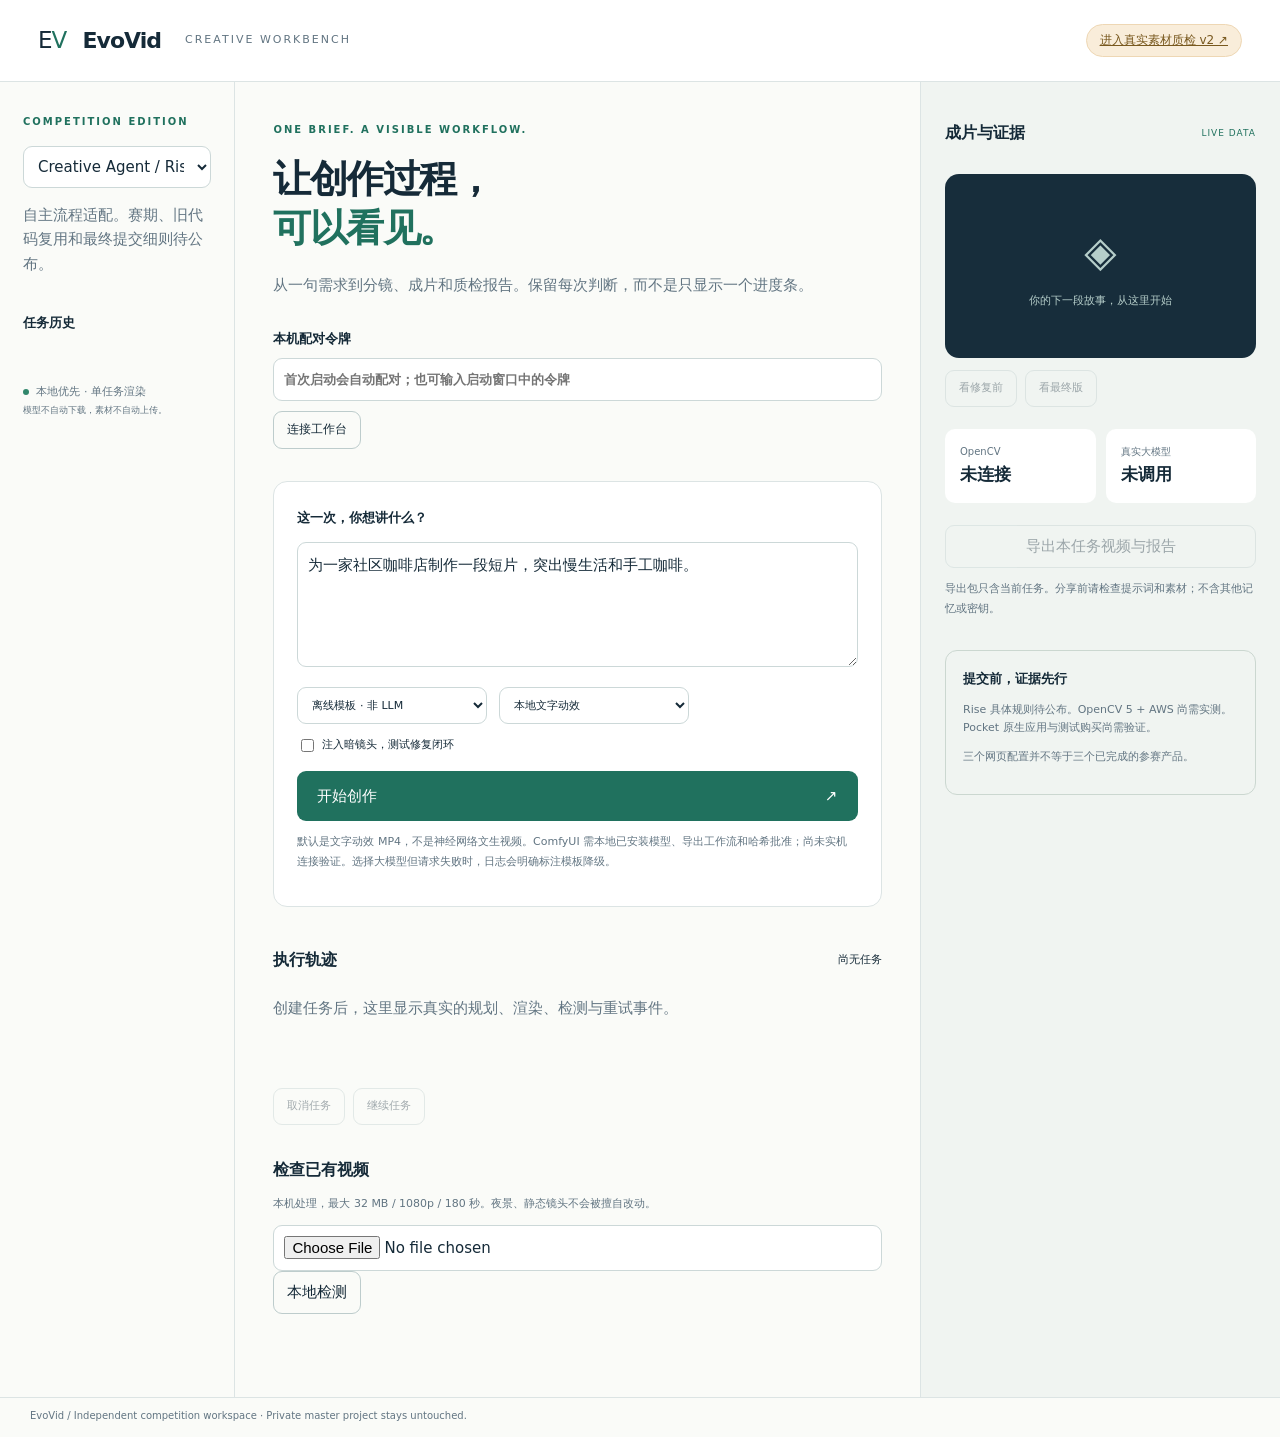
<file: desktop/static/index.html>
<!doctype html><html lang="zh-CN"><head><meta charset="utf-8"><meta name="viewport" content="width=device-width,initial-scale=1"><title>EvoVid · Competition Workbench</title><link rel="stylesheet" href="style.css"><script src="app.js" defer></script></head>
<body><header><a class="brand" href="/">E<span>V</span> <strong>EvoVid</strong></a><span class="subbrand">CREATIVE WORKBENCH</span><a href="review.html" class="badge">进入真实素材质检 v2 ↗</a></header>
<div class="workspace"><aside><div class="eyebrow">COMPETITION EDITION</div><select id="profile" aria-label="赛道"><option value="rise">Creative Agent / Rise</option><option value="opencv">Vision Director / OpenCV</option><option value="pocket">Pocket / RevenueCat</option></select><p id="profileNote" class="muted"></p><h3>任务历史</h3><div id="jobs"></div><div class="asideBottom"><span class="dot"></span> 本地优先 · 单任务渲染<br><small>模型不自动下载，素材不自动上传。</small></div></aside>
<main><div class="eyebrow">ONE BRIEF. A VISIBLE WORKFLOW.</div><h1>让创作过程，<br><em>可以看见。</em></h1><p class="lead">从一句需求到分镜、成片和质检报告。保留每次判断，而不是只显示一个进度条。</p>
<section class="connection" id="connectBox"><label>本机配对令牌<input type="password" id="token" autocomplete="off" placeholder="首次启动会自动配对；也可输入启动窗口中的令牌"></label><button id="connect">连接工作台</button><p id="connectionStatus" role="status"></p></section>
<section class="compose"><label for="prompt">这一次，你想讲什么？</label><textarea id="prompt" rows="3" maxlength="1000">为一家社区咖啡店制作一段短片，突出慢生活和手工咖啡。</textarea><div class="options"><select id="planner" aria-label="规划方式"><option value="template">离线模板 · 非 LLM</option><option value="llm">已配置的大模型 · 真实请求</option></select><select id="renderer" aria-label="渲染引擎"><option value="motion">本地文字动效</option><option value="comfy">已批准的 ComfyUI 工作流</option></select><label class="check"><input id="fault" type="checkbox">注入暗镜头，测试修复闭环</label></div><button id="create" class="primary">开始创作 <span>↗</span></button><p class="small">默认是文字动效 MP4，不是神经网络文生视频。ComfyUI 需本地已安装模型、导出工作流和哈希批准；尚未实机连接验证。选择大模型但请求失败时，日志会明确标注模板降级。</p></section>
<section><div class="sectionTitle"><h2>执行轨迹</h2><span id="jobState">尚无任务</span></div><div id="events" class="events"><p class="muted">创建任务后，这里显示真实的规划、渲染、检测与重试事件。</p></div><div class="actions"><button id="cancel" disabled>取消任务</button><button id="resume" disabled>继续任务</button></div></section>
<section class="audit"><h2>检查已有视频</h2><p class="small">本机处理，最大 32 MB / 1080p / 180 秒。夜景、静态镜头不会被擅自改动。</p><input id="upload" type="file" accept="video/mp4,video/x-msvideo,video/quicktime"><button id="audit">本地检测</button><pre id="auditResult"></pre></section>
</main><aside class="preview"><div class="sectionTitle"><h2>成片与证据</h2><span class="tag">LIVE DATA</span></div><div class="videoBox"><video id="video" controls playsinline aria-label="任务输出预览"></video><div id="emptyVideo">◈<p>你的下一段故事，从这里开始</p></div></div><div class="actions"><button id="before" disabled>看修复前</button><button id="after" disabled>看最终版</button></div><div id="metrics" class="metrics"><div><small>OpenCV</small><strong id="cvVersion">未连接</strong></div><div><small>真实大模型</small><strong id="llmUsed">未调用</strong></div></div><button id="download" disabled>导出本任务视频与报告</button><p class="small">导出包只含当前任务。分享前请检查提示词和素材；不含其他记忆或密钥。</p><div id="resultSummary"></div><div class="notice"><strong>提交前，证据先行</strong><p>Rise 具体规则待公布。OpenCV 5 + AWS 尚需实测。Pocket 原生应用与测试购买尚需验证。</p><p>三个网页配置并不等于三个已完成的参赛产品。</p></div><p id="error" role="alert"></p></aside></div><footer>EvoVid / Independent competition workspace · Private master project stays untouched.</footer></body></html>
</file>
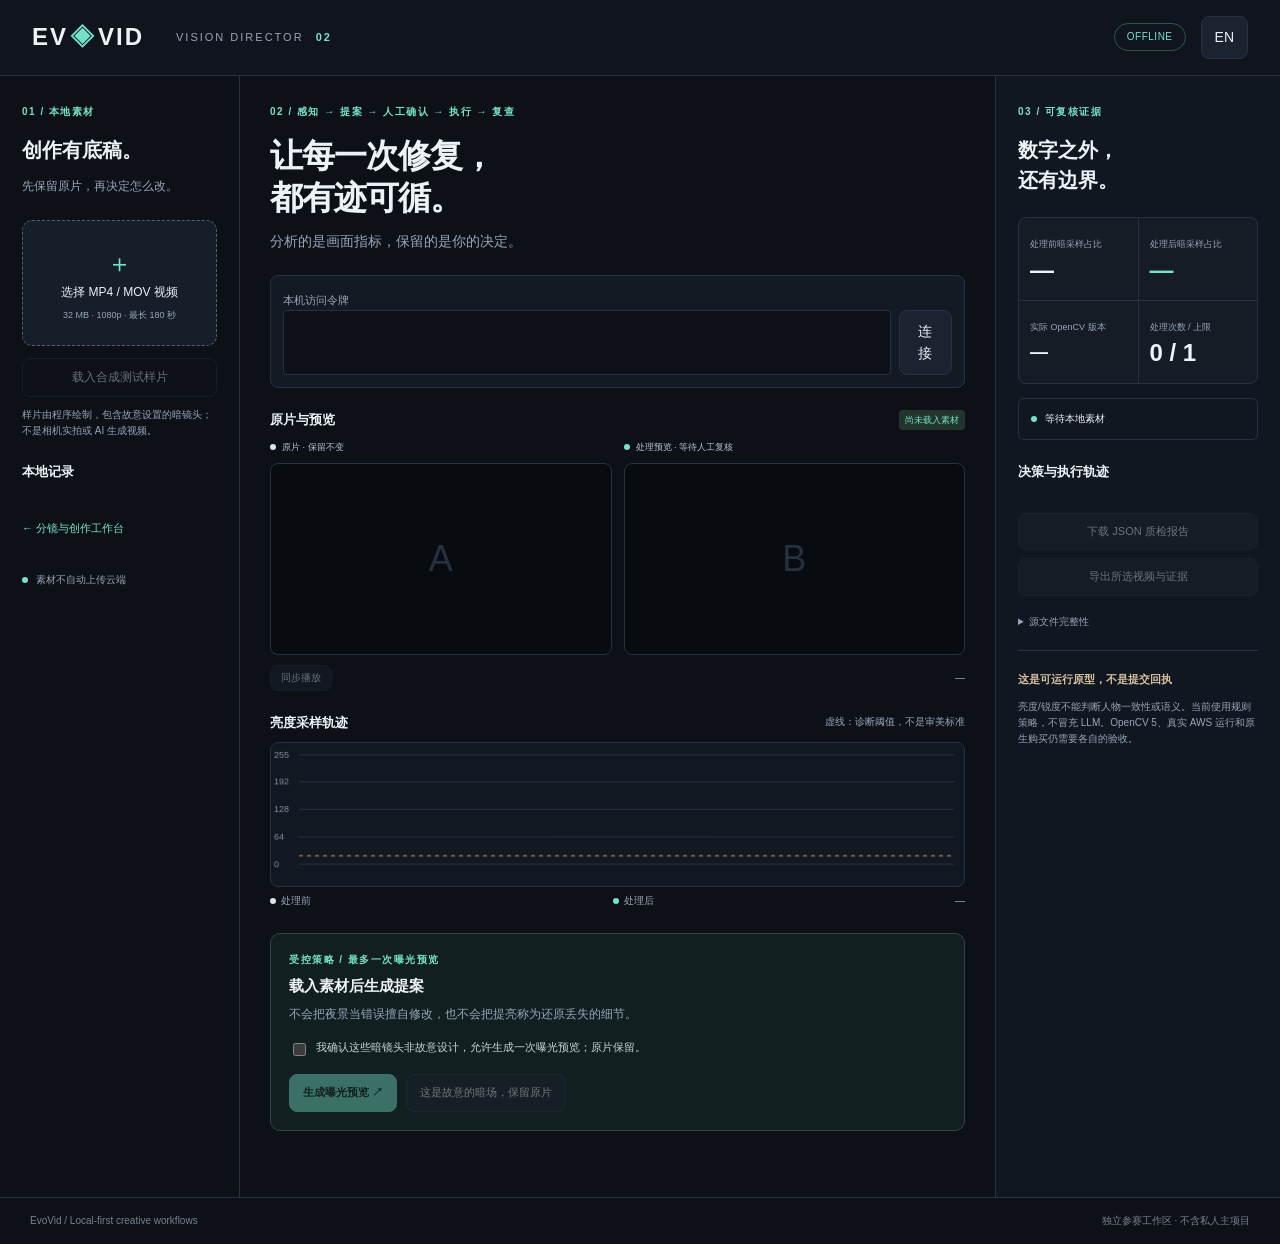
<file: desktop/static/review.html>
<!doctype html><html lang="zh-CN"><head><meta charset="utf-8"><meta name="viewport" content="width=device-width,initial-scale=1"><title>EvoVid · Vision Director</title><link rel="stylesheet" href="review.css"><script src="review.js" defer></script></head>
<body><header><a class="brand" href="/">EV<span>◈</span>VID</a><span class="edition">VISION DIRECTOR <b>02</b></span><div class="header-right"><span class="pill" id="runtime">OFFLINE</span><button id="language">EN</button></div></header>
<div class="shell"><aside class="library"><p class="eyebrow" data-t="libraryEyebrow">01 / 本地素材</p><h2 data-t="library">创作有底稿。</h2><p class="muted" data-t="libraryNote">先保留原片，再决定怎么改。</p>
<label class="upload" for="source"><strong>＋</strong><span data-t="upload">选择 MP4 / MOV 视频</span><small data-t="limits">32 MB · 1080p · 最长 180 秒</small></label><input id="source" type="file" accept="video/mp4,video/quicktime" hidden><button class="wide secondary" id="loadDemo" data-t="demo">载入合成测试样片</button><p class="micro" data-t="demoNote">样片由程序绘制，包含故意设置的暗镜头；不是相机实拍或 AI 生成视频。</p><h3 data-t="history">本地记录</h3><div id="reviews" class="reviews"></div><a href="/" class="text-link" data-t="storyboard">← 分镜与创作工作台</a><div class="privacy"><span class="dot"></span><span data-t="privacy">素材不自动上传云端</span></div></aside>
<main><p class="eyebrow" data-t="mainEyebrow">02 / 感知 → 提案 → 人工确认 → 执行 → 复查</p><h1 data-t="title">让每一次修复，<br>都有迹可循。</h1><p class="subtitle" data-t="subtitle">分析的是画面指标，保留的是你的决定。</p>
<section id="pairing" class="pairing"><label for="token" data-t="pairing">本机访问令牌</label><div><input type="password" id="token" autocomplete="off"><button id="connect" data-t="connect">连接</button></div><small id="connectionStatus"></small></section>
<div class="section-line"><h2 data-t="compare">原片与预览</h2><span id="sourceKind" class="label" data-t="noSource">尚未载入素材</span></div><div class="players"><figure><figcaption><i class="white-dot"></i><span data-t="original">原片 · 保留不变</span></figcaption><div class="video-frame"><video id="original" controls playsinline preload="metadata" muted></video><span class="video-empty">A</span></div></figure><figure><figcaption><i class="accent-dot"></i><span data-t="preview">处理预览 · 等待人工复核</span></figcaption><div class="video-frame"><video id="preview" controls playsinline preload="metadata" muted></video><span class="video-empty">B</span></div></figure></div><div class="transport"><button id="playBoth" disabled data-t="play">同步播放</button><span id="mediaInfo">—</span></div>
<div class="section-line"><h2 data-t="timeline">亮度采样轨迹</h2><span class="micro" data-t="timelineNote">虚线：诊断阈值，不是审美标准</span></div><canvas id="chart" width="760" height="160" aria-label="Video brightness sample timeline"></canvas><div class="legend"><span><i class="white-dot"></i><span data-t="before">处理前</span></span><span><i class="accent-dot"></i><span data-t="after">处理后</span></span><span id="sampleInfo">—</span></div>
<section class="decision"><p class="eyebrow" data-t="policyEyebrow">受控策略 / 最多一次曝光预览</p><h3 id="proposalTitle" data-t="proposalEmpty">载入素材后生成提案</h3><p id="proposalText" class="muted" data-t="proposalNote">不会把夜景当错误擅自修改，也不会把提亮称为还原丢失的细节。</p><label class="consent"><input type="checkbox" id="approval"><span data-t="approval">我确认这些暗镜头非故意设计，允许生成一次曝光预览；原片保留。</span></label><div class="decision-buttons"><button id="apply" class="primary" disabled data-t="apply">生成曝光预览 ↗</button><button id="preserve" disabled data-t="preserve">这是故意的暗场，保留原片</button></div></section><p id="message" class="message" role="status"></p></main>
<aside class="evidence"><p class="eyebrow" data-t="evidenceEyebrow">03 / 可复核证据</p><h2 data-t="evidence">数字之外，<br>还有边界。</h2><div class="metrics"><div><small data-t="darkBefore">处理前暗采样占比</small><strong id="darkBefore">—</strong></div><div><small data-t="darkAfter">处理后暗采样占比</small><strong id="darkAfter">—</strong></div><div><small data-t="version">实际 OpenCV 版本</small><strong id="version">—</strong></div><div><small data-t="retries">处理次数 / 上限</small><strong id="retries">0 / 1</strong></div></div><div class="status-card"><span class="dot"></span><span id="state" data-t="awaiting">等待本地素材</span></div><h3 data-t="trace">决策与执行轨迹</h3><div id="trace" class="trace"></div><div class="downloads"><button id="report" disabled data-t="report">下载 JSON 质检报告</button><button id="bundle" disabled data-t="bundle">导出所选视频与证据</button></div><details><summary data-t="integrity">源文件完整性</summary><code id="hash">—</code></details><div class="boundary"><strong data-t="boundaryTitle">这是可运行原型，不是提交回执</strong><p data-t="boundary">亮度/锐度不能判断人物一致性或语义。当前使用规则策略，不冒充 LLM。OpenCV 5、真实 AWS 运行和原生购买仍需要各自的验收。</p></div></aside></div><footer><span>EvoVid / Local-first creative workflows</span><span data-t="footer">独立参赛工作区 · 不含私人主项目</span></footer></body></html>
</file>
<file: desktop/static/style.css>
:root{--ink:#152a38;--muted:#627582;--line:#dce4e4;--paper:#fafbf8;--accent:#20715e;--tint:#e5f1e9}*{box-sizing:border-box}body{margin:0;background:var(--paper);color:var(--ink);font:15px/1.65 system-ui,-apple-system,"Segoe UI",sans-serif}header{height:82px;display:flex;align-items:center;gap:24px;padding:0 38px;border-bottom:1px solid var(--line);background:#fff}.brand{font-size:23px;text-decoration:none;color:var(--ink);letter-spacing:-1px}.brand>span{color:var(--accent)}.brand strong{margin-left:10px;font-size:22px}.subbrand{letter-spacing:2px;font-size:11px;color:var(--muted)}.badge{margin-left:auto;background:#f9edda;border:1px solid #eed7b4;border-radius:24px;padding:6px 13px;font-size:12px;color:#79591f}.workspace{display:grid;grid-template-columns:235px minmax(390px,1fr) 360px;min-height:calc(100vh - 122px)}aside{padding:32px 23px;border-right:1px solid var(--line);position:relative}aside.preview{border-right:0;border-left:1px solid var(--line);padding:30px 24px;background:#f0f4f1}main{padding:40px clamp(24px,3vw,58px);max-width:1000px}.eyebrow{font-size:10px;font-weight:700;letter-spacing:2px;color:var(--accent);margin-bottom:15px}h1{font-size:clamp(32px,3vw,46px);line-height:1.3;margin:15px 0 20px;letter-spacing:-1.5px}h1 em{font-style:normal;color:var(--accent)}h2{font-size:16px;margin:8px 0}h3{font-size:13px;margin-top:35px}.lead{color:var(--muted);max-width:540px;margin-bottom:30px}.muted,.small{color:var(--muted)}.small{font-size:11px;line-height:1.8}input,select,textarea,button{font:inherit;max-width:100%;border-radius:9px}input,textarea,select{border:1px solid #ccd8d8;background:#fff;color:var(--ink);padding:10px;width:100%}textarea{resize:vertical;line-height:1.7;margin-top:12px;min-height:125px}label{font-size:13px;font-weight:600}button{border:1px solid #bdcccc;background:transparent;padding:8px 13px;cursor:pointer;color:var(--ink)}button:hover{background:var(--tint)}button:disabled{opacity:.38;cursor:not-allowed}.primary{display:flex;justify-content:space-between;width:100%;background:var(--accent);color:white;border:0;padding:13px 20px;margin-top:16px}.primary:hover{background:#174f43}section{margin:22px 0 32px}.compose{padding:23px;border:1px solid var(--line);background:#fff;border-radius:14px}.options{display:flex;flex-wrap:wrap;align-items:center;gap:12px;margin-top:12px}.options select{width:190px;font-size:11px}.check{font-size:11px;font-weight:400;display:flex;align-items:center;gap:5px}.check input{width:auto}.sectionTitle{display:flex;align-items:center;justify-content:space-between;font-size:11px}.events{min-height:80px;margin:12px 0}.event{padding:10px 0 10px 19px;border-left:2px solid #b1c9bd;position:relative}.event:before{content:"";position:absolute;left:-5px;top:18px;width:8px;height:8px;background:#31876c;border-radius:50%}.event strong{font-size:12px}.event small{display:block;word-break:break-word;color:var(--muted);font-size:10px}.actions{display:flex;gap:8px;flex-wrap:wrap}.actions button{font-size:11px}.videoBox{border-radius:14px;background:#172d3b;min-height:184px;position:relative;display:flex;align-items:center;justify-content:center;margin:20px 0 12px;overflow:hidden}video{width:100%;display:none}#emptyVideo{color:#b6ceca;text-align:center;font-size:42px}#emptyVideo p{font-size:11px;margin:6px}.metrics{display:grid;grid-template-columns:1fr 1fr;gap:10px;margin:22px 0}.metrics>div{background:#fff;padding:15px;border-radius:10px}.metrics strong,.metrics small{display:block}.metrics strong{font-size:17px}.metrics small{font-size:10px;color:var(--muted)}#download{width:100%}.notice{margin-top:32px;padding:17px;border:1px solid #cbd7d0;border-radius:12px;font-size:11px}.notice strong{font-size:13px}.notice p{color:var(--muted)}.tag{font-size:9px;letter-spacing:1px;color:var(--accent)}.job{width:100%;text-align:left;border:0;border-bottom:1px solid var(--line);border-radius:0;padding:12px 0;font-size:12px}.job small{display:block;font-size:10px;color:var(--muted)}.job.active{color:var(--accent);font-weight:700}.asideBottom{margin-top:50px;font-size:11px;color:var(--muted)}.asideBottom small{font-size:9px}.dot{display:inline-block;background:#31876c;width:6px;height:6px;border-radius:50%;margin-right:4px}.connection{font-size:12px}.connection button{margin-top:10px}.connection input{margin-top:8px}.connection.connected label,.connection.connected button{display:none}#connectionStatus{color:var(--accent);font-size:11px}pre{white-space:pre-wrap;font-size:11px;max-height:280px;overflow:auto}#error{color:#a42929;font-size:12px}footer{height:40px;border-top:1px solid var(--line);font-size:10px;color:var(--muted);padding:10px 30px}#resultSummary{font-size:11px;color:var(--muted)}@media(max-width:1120px){.workspace{grid-template-columns:195px minmax(360px,1fr)}aside.preview{grid-column:2;border-top:1px solid var(--line);border-left:0}.subbrand{display:none}}@media(max-width:700px){header{padding:0 18px;height:68px;gap:10px}.badge{font-size:9px}.brand strong{font-size:18px}.workspace{display:block}aside{border-right:0;border-bottom:1px solid var(--line);padding:20px}aside h3,.asideBottom{display:none}#jobs{display:flex;overflow:auto;gap:12px}.job{min-width:160px;width:160px}.eyebrow{margin-bottom:8px}main{padding:25px 20px}h1{font-size:34px}.preview{padding:24px!important}.videoBox{min-height:190px}.compose{padding:18px}.options{display:block}.options select{width:100%;margin-bottom:10px}footer{height:auto;font-size:9px}}
</file>
<file: desktop/static/review.css>
:root{color-scheme:dark;--bg:#0d1117;--panel:#141a23;--line:#283141;--ink:#edf2f7;--muted:#96a6b8;--accent:#75e1c8}*{box-sizing:border-box}body{margin:0;font:14px/1.6 -apple-system,BlinkMacSystemFont,"Segoe UI","Microsoft YaHei",sans-serif;background:var(--bg);color:var(--ink)}button,input{font:inherit}button,a,label.upload{ -webkit-tap-highlight-color:transparent}button{border:1px solid var(--line);border-radius:8px;background:#1b2330;color:var(--ink);padding:9px 13px;cursor:pointer}button:hover:not(:disabled){border-color:var(--accent)}button:disabled{opacity:.42;cursor:not-allowed}button:focus-visible,a:focus-visible,input:focus-visible{outline:2px solid var(--accent);outline-offset:3px}header{height:76px;display:flex;align-items:center;padding:0 32px;border-bottom:1px solid var(--line);gap:32px;background:#10151d}.brand{font-size:24px;letter-spacing:2px;font-weight:850;text-decoration:none;color:var(--ink)}.brand span{color:var(--accent);margin:0 2px}.edition{letter-spacing:2px;font-size:11px;color:var(--muted)}.edition b{color:var(--accent);padding-left:7px}.header-right{margin-left:auto;display:flex;align-items:center;gap:15px}.pill{font-size:10px;letter-spacing:.5px;border:1px solid #30554d;color:var(--accent);border-radius:20px;padding:5px 12px}.shell{display:grid;grid-template-columns:240px minmax(440px,1fr) 285px;max-width:1700px;margin:auto;min-height:calc(100vh - 128px)}aside{padding:28px 22px}.library{border-right:1px solid var(--line)}.evidence{border-left:1px solid var(--line);background:#111720}main{padding:28px 30px 30px;min-width:0}.eyebrow{font-size:10px;letter-spacing:1.5px;color:var(--accent);margin:0 0 15px;font-weight:650}h1{font-size:clamp(28px,2.6vw,40px);line-height:1.25;letter-spacing:-1px;margin:0 0 12px;font-weight:750}h2{font-size:20px;line-height:1.5;margin:0 0 8px}h3{font-size:13px;margin:22px 0 12px}.subtitle{font-size:14px;color:var(--muted);margin:0 0 22px}.muted,.micro{color:var(--muted)}.muted{font-size:12px}.micro{font-size:10px;line-height:1.65}.upload{display:flex;flex-direction:column;align-items:center;justify-content:center;border:1px dashed #4d6173;border-radius:10px;background:#151e29;padding:22px 6px;cursor:pointer;margin:24px 0 12px;text-align:center}.upload:hover{border-color:var(--accent)}.upload strong{color:var(--accent);font-size:25px;font-weight:400}.upload small{font-size:9px;color:var(--muted);margin-top:6px}.upload span{font-size:12px}.wide{width:100%}.secondary{background:none;font-size:12px}.reviews{display:flex;flex-direction:column;gap:8px;max-height:320px;overflow:auto}.review-item{text-align:left;font-size:11px}.review-item small{display:block;color:var(--muted);font-size:9px}.review-item.active{border-color:#528d7f;background:#162b2a}.text-link{font-size:11px;display:block;color:var(--accent);text-decoration:none;margin-top:25px}.privacy{display:flex;align-items:center;gap:8px;font-size:10px;color:var(--muted);margin-top:35px}.dot,.accent-dot,.white-dot{width:6px;height:6px;border-radius:50%;display:inline-block;flex-shrink:0;background:var(--accent)}.white-dot{background:#dce3ec}.pairing{background:var(--panel);border:1px solid var(--line);padding:12px;border-radius:8px;margin-bottom:20px}.pairing>div{display:flex;gap:8px}.pairing input{min-width:0;width:100%;border:1px solid var(--line);background:var(--bg);color:var(--ink);border-radius:4px}.pairing label{font-size:11px;color:var(--muted)}.pairing small{font-size:10px;color:var(--accent)}.pairing.connected{display:none}.section-line{display:flex;align-items:center;gap:10px;justify-content:space-between;margin:22px 0 10px}.section-line h2{font-size:13px;margin:0}.label{font-size:9px;background:#22352d;color:var(--accent);border-radius:4px;padding:3px 6px}.players{display:grid;grid-template-columns:1fr 1fr;gap:12px}figure{margin:0;min-width:0}figcaption{display:flex;gap:6px;align-items:center;font-size:9px;color:#b7c4d3;margin-bottom:8px}.video-frame{background:#080b10;border:1px solid var(--line);border-radius:8px;aspect-ratio:16/9;position:relative;overflow:hidden;display:flex;align-items:center;justify-content:center}video{width:100%;height:100%;position:relative;z-index:1;display:none}.video-empty{position:absolute;font-size:36px;color:#26313e}video.loaded{display:block}.transport{display:flex;align-items:center;justify-content:space-between;margin-top:10px;font-size:10px;color:var(--muted)}.transport button{font-size:10px;padding:4px 10px}canvas{display:block;width:100%;height:145px;background:#111821;border-radius:8px;border:1px solid var(--line)}.legend{display:flex;justify-content:space-between;gap:8px;color:var(--muted);font-size:10px;margin-top:6px}.legend>span{display:flex;gap:5px;align-items:center}.decision{border:1px solid #31453f;background:#121f20;border-radius:10px;padding:18px;margin-top:24px}.decision .eyebrow{margin-bottom:6px}.decision h3{font-size:15px;margin:0 0 7px}.decision p{margin:0 0 10px}.consent{font-size:11px;display:flex;gap:7px;color:#c6d7d2;align-items:flex-start;margin:15px 0}.consent input{accent-color:var(--accent);margin-top:4px}.decision-buttons{display:flex;gap:9px;flex-wrap:wrap}.decision-buttons button{font-size:11px}.primary{background:var(--accent);color:#112421;border-color:var(--accent);font-weight:650}.metrics{display:grid;grid-template-columns:1fr 1fr;gap:1px;background:var(--line);border:1px solid var(--line);border-radius:8px;overflow:hidden;margin-top:22px}.metrics>div{padding:13px 11px;background:#151c26}.metrics small{font-size:9px;color:var(--muted)}.metrics strong{display:block;font-size:24px;line-height:1.4;font-weight:650}.metrics div:nth-child(2) strong{color:var(--accent)}.metrics div:nth-child(3) strong{font-size:18px;padding-top:4px}.status-card{padding:12px;border:1px solid var(--line);margin-top:14px;font-size:10px;display:flex;gap:8px;align-items:center;border-radius:6px}.trace{font-size:10px;color:var(--muted);max-height:270px;overflow:auto;line-height:1.5}.trace>div{padding:0 0 14px 12px;border-left:1px solid #3f655a}.trace b{display:block;color:var(--ink);font-size:10px;padding-bottom:3px}.downloads{display:flex;flex-direction:column;gap:8px;margin-top:18px}.downloads button{font-size:11px}details{font-size:10px;margin:18px 0;color:var(--muted)}code{display:block;font-size:9px;overflow-wrap:anywhere;margin-top:8px}.boundary{margin-top:20px;padding-top:16px;border-top:1px solid var(--line)}.boundary strong{font-size:11px;color:#d8c0a3}.boundary p{font-size:10px;color:var(--muted)}.message{font-size:12px;min-height:1em;color:var(--accent)}.message.error{color:#ffaca8}footer{display:flex;justify-content:space-between;color:#738394;font-size:10px;padding:15px 30px;border-top:1px solid var(--line)}
@media(min-width:1500px){main{padding:35px 40px}.shell{grid-template-columns:270px minmax(440px,1fr) 310px}.video-frame{max-height:300px}}
@media(max-width:1080px){.shell{grid-template-columns:210px minmax(0,1fr)}.evidence{grid-column:1/-1;border:0;border-top:1px solid var(--line);display:grid;grid-template-columns:1fr 1fr;gap:10px 24px}.evidence .eyebrow,.evidence h2,.evidence h3{grid-column:1/-1}.metrics{margin:0}.boundary{grid-column:1/-1}.status-card{margin:0}.downloads{margin:0}}
@media(max-width:680px){header{padding:0 16px;gap:10px;height:65px}.edition{display:none}.shell{display:block}.library{padding:20px;border-right:0;border-bottom:1px solid var(--line)}.library h2,.library>.muted,.library .eyebrow,.library h3,.privacy{display:none}.upload{margin:0 0 10px;padding:10px}.library .micro{margin:6px 0}.reviews{max-height:140px}.text-link{margin-top:10px}main{padding:24px 18px}h1{font-size:30px}.evidence{display:block;padding:22px 18px}.metrics{margin-top:15px}.status-card{margin-top:12px}.players{gap:6px}figcaption{font-size:8px}.section-line .micro{font-size:8px}.header-right{gap:8px}.pill{font-size:8px}footer{padding:14px 18px;gap:10px;font-size:8px}.boundary{margin-top:18px}}
</file>
